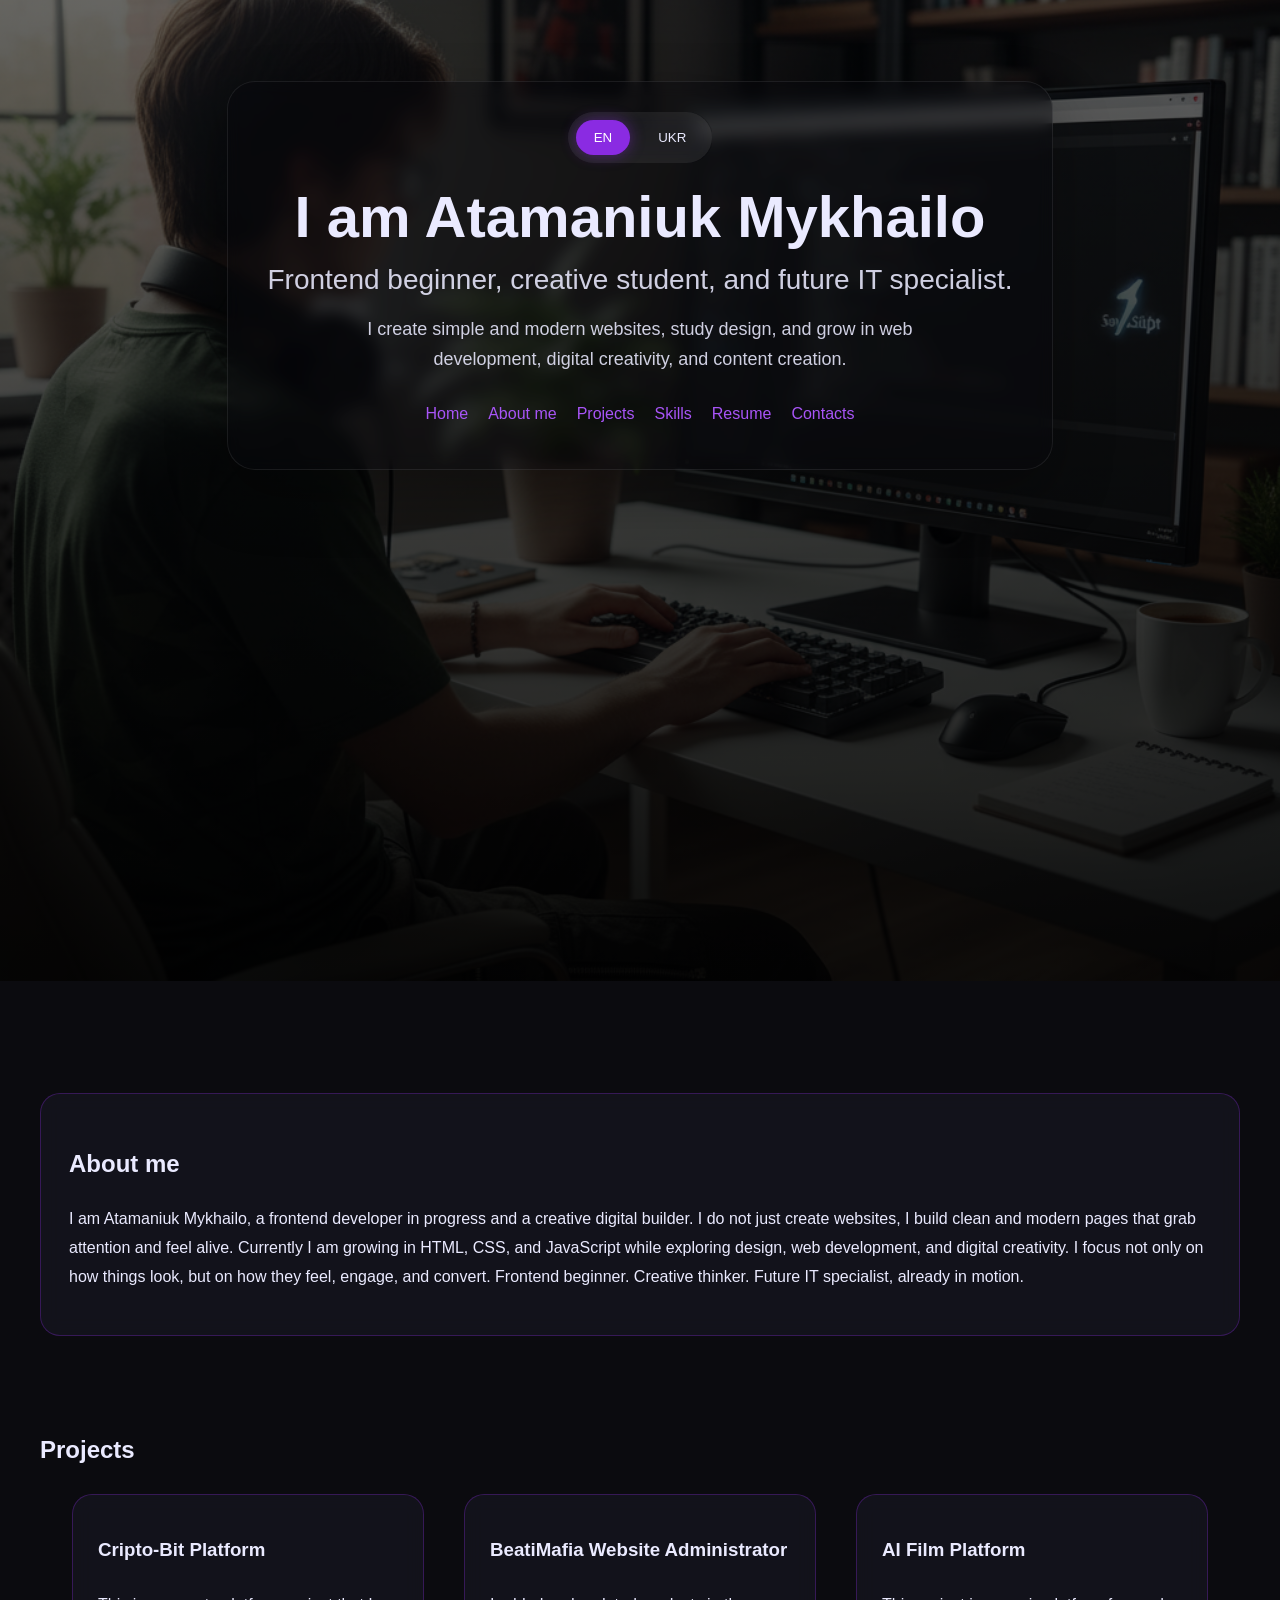
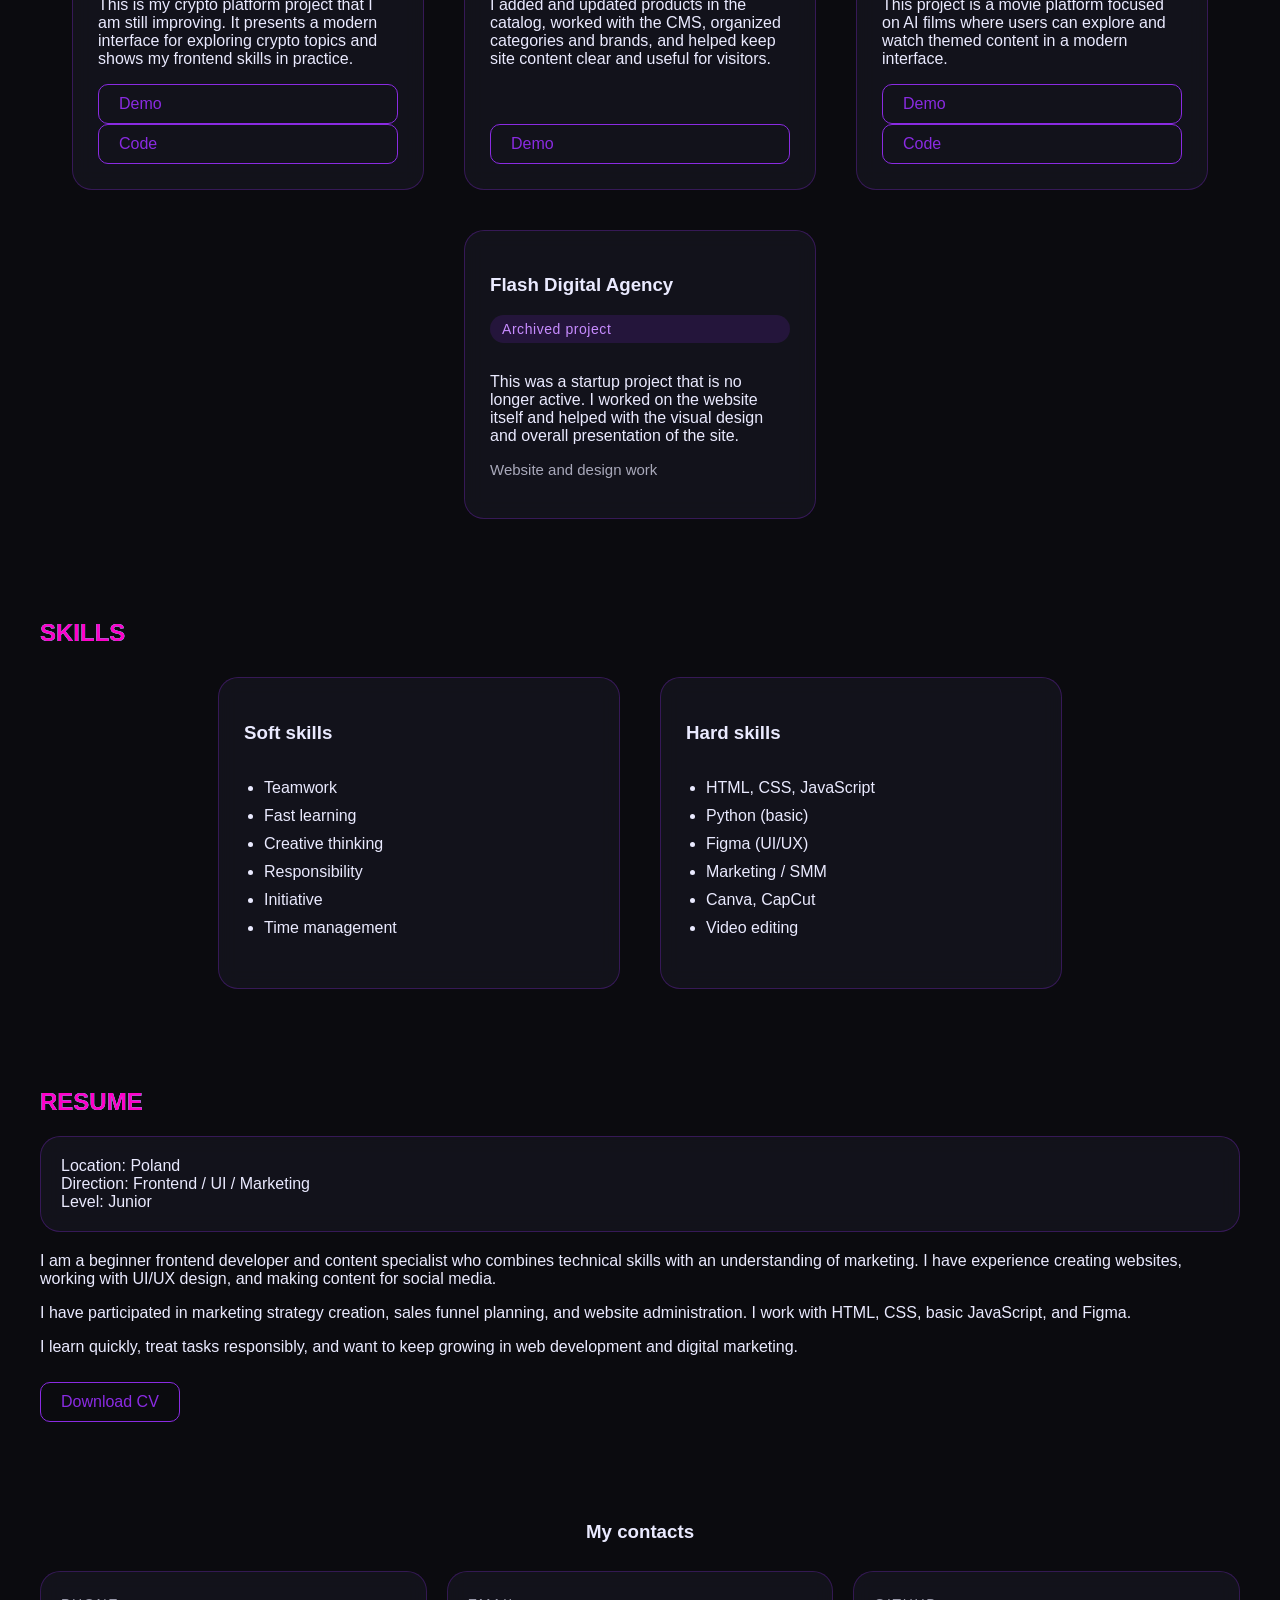
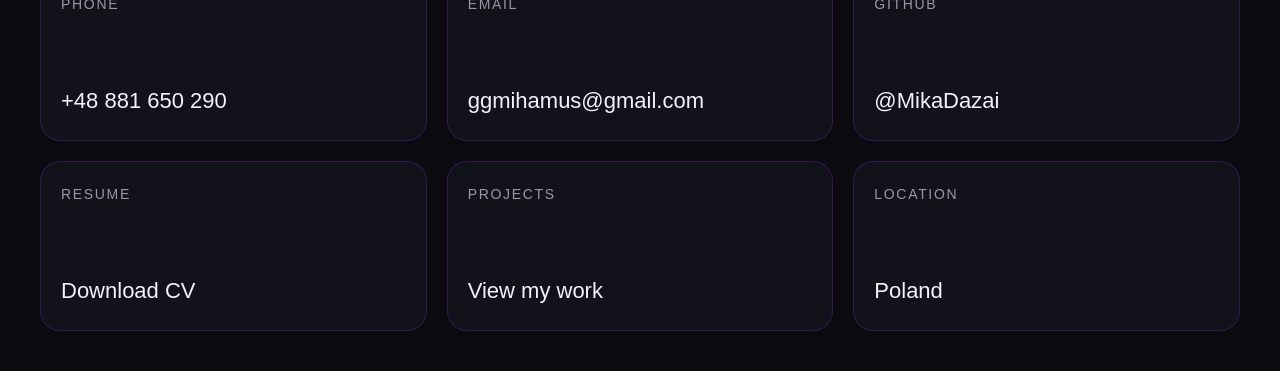
<file: index.html>
<!doctype html>
<html lang="en">
  <head>
    <meta charset="UTF-8" />
    <meta name="viewport" content="width=device-width, initial-scale=1.0" />
    <link rel="stylesheet" type="text/css" href="ff.css" />
    <link
      rel="shortcut icon"
      href="РЎРЅРёРјРѕРє_СЌРєСЂР°РЅР°_2026-02-28_162939-removebg-preview.png"
      type="image/x-icon"
    />
    <title>Portfolio</title>
  </head>
  <body>
    <section class="hero-image" id="home">
      <div class="hero-text">
        <div class="language-switcher" aria-label="Language switcher">
          <button class="lang-btn active" type="button" data-lang="en">
            EN
          </button>
          <button class="lang-btn" type="button" data-lang="uk">UKR</button>
        </div>
        <h1 data-i18n="heroTitle">I am Atamaniuk Mykhailo</h1>
        <p class="hero-subtitle" data-i18n="heroSubtitle">
          Frontend beginner, creative student, and future IT specialist.
        </p>
        <p class="hero-description" data-i18n="heroDescription">
          I create simple and modern websites, study design, and grow in web
          development, digital creativity, and content creation.
        </p>
        <nav class="navbar">
          <ul class="nav-links">
            <li><a href="#home" data-i18n="navHome">Home</a></li>
            <li><a href="#about" data-i18n="navAbout">About me</a></li>
            <li><a href="#projects" data-i18n="navProjects">Projects</a></li>
            <li><a href="#skills" data-i18n="navSkills">Skills</a></li>
            <li><a href="#resume" data-i18n="navResume">Resume</a></li>
            <li><a href="#contacts" data-i18n="navContacts">Contacts</a></li>
          </ul>
        </nav>
      </div>
    </section>
    <main>
      <section id="about" class="container">
        <div class="hero-content">
          <h2 data-i18n="aboutTitle">About me</h2>
          <p data-i18n="aboutText">
            My name is Atamaniuk Mykhailo, I am 17 years old. I am originally
            from Donetsk, and because of the war I moved to Vyshneve, Kyiv
            region. Now I study in the 11th grade and plan to connect my future
            with IT, design, and web development.
          </p>
        </div>
      </section>
      <section id="projects" class="container">
        <h2 data-i18n="projectsTitle">Projects</h2>
        <div class="container-card">
          <article class="project-card">
            <h3 data-i18n="project1Title">Cripto-Bit Platform</h3>
            <p data-i18n="project1Text">
              This is my crypto platform project that I am still improving. It
              presents a modern interface for exploring crypto topics and shows
              my frontend skills in practice.
            </p>
            <a
              href="https://mikadazai.github.io/Cripto-Bit/"
              class="demo-btn"
              data-i18n="demoBtn"
              >Demo</a
            >
            <a
              href="https://github.com/MikaDazai/Cripto-Bit"
              class="code-btn"
              data-i18n="codeBtn"
              >Code</a
            >
          </article>
          <article class="project-card">
            <h3 data-i18n="project2Title">BeatiMafia Website Administrator</h3>
            <p data-i18n="project2Text">
              I added and updated products in the catalog, worked with the CMS,
              organized categories and brands, and helped keep site content
              clear and useful for visitors.
            </p>
            <a
              href="https://www.beautymafia.ua/"
              class="demo-btn"
              data-i18n="demoBtn"
              >Demo</a
            >
          </article>
          <article class="project-card">
            <h3 data-i18n="project3Title">AI Film Platform</h3>
            <p data-i18n="project3Text">
              This project is a movie platform focused on AI films where users
              can explore and watch themed content in a modern interface.
            </p>
            <a
              href="https://mikadazai.github.io/-platform-film/index.html"
              class="demo-btn"
              data-i18n="demoBtn"
              >Demo</a
            >
            <a
              href="https://github.com/MikaDazai/-platform-film"
              class="code-btn"
              data-i18n="codeBtn"
              >Code</a
            >
          </article>
          <article class="project-card">
            <h3 data-i18n="project4Title">Flash Digital Agency</h3>
            <p class="project-note" data-i18n="project4Status">
              Archived project
            </p>
            <p data-i18n="project4Text">
              This was a startup project that is no longer active. I worked on
              the website itself and helped with the visual design and overall
              presentation of the site.
            </p>
            <p class="project-role" data-i18n="project4Role">
              Website and design work
            </p>
          </article>
        </div>
      </section>
      <section id="skills" class="container">
        <h2 class="glitch" data-i18n="skillsTitle" data-text="Skills">
          Skills
        </h2>
        <div class="skills-container">
          <div class="skill-card">
            <h3 data-i18n="softSkillsTitle">Soft skills</h3>
            <ul>
              <li data-i18n="softSkill1">Teamwork</li>
              <li data-i18n="softSkill2">Fast learning</li>
              <li data-i18n="softSkill3">Creative thinking</li>
              <li data-i18n="softSkill4">Responsibility</li>
              <li data-i18n="softSkill5">Initiative</li>
              <li data-i18n="softSkill6">Time management</li>
            </ul>
          </div>
          <div class="skill-card">
            <h3 data-i18n="hardSkillsTitle">Hard skills</h3>
            <ul>
              <li>HTML, CSS, JavaScript</li>
              <li data-i18n="hardSkill2">Python (basic)</li>
              <li>Figma (UI/UX)</li>
              <li data-i18n="hardSkill4">Marketing / SMM</li>
              <li>Canva, CapCut</li>
              <li data-i18n="hardSkill6">Video editing</li>
            </ul>
          </div>
        </div>
      </section>
      <section id="resume" class="container">
        <h2 class="glitch" data-i18n="resumeTitle" data-text="Resume">
          Resume
        </h2>
        <ul class="resume-info">
          <li data-i18n="resumeLocation">Location: Poland</li>
          <li data-i18n="resumeDirection">
            Direction: Frontend / UI / Marketing
          </li>
          <li data-i18n="resumeLevel">Level: Junior</li>
        </ul>
        <p data-i18n="resumeText1">
          I am a beginner frontend developer and content specialist who combines
          technical skills with an understanding of marketing. I have experience
          creating websites, working with UI/UX design, and making content for
          social media.
        </p>
        <p data-i18n="resumeText2">
          I have participated in marketing strategy creation, sales funnel
          planning, and website administration. I work with HTML, CSS, basic
          JavaScript, and Figma.
        </p>
        <p data-i18n="resumeText3">
          I learn quickly, treat tasks responsibly, and want to keep growing in
          web development and digital marketing.
        </p>
        <a href="resume.pdf" download class="demo-btn" data-i18n="downloadCv"
          >Download CV</a
        >
      </section>
    </main>
    <footer id="contacts" class="container">
      <h3 data-i18n="contactsTitle">My contacts</h3>
      <div class="contacts-grid">
        <a class="contact-card" href="tel:+48881650290">
          <span class="contact-label" data-i18n="contactPhoneLabel">Phone</span>
          <span class="contact-value">+48 881 650 290</span>
        </a>
        <a class="contact-card" href="mailto:ggmihamus@gmail.com">
          <span class="contact-label" data-i18n="contactEmailLabel">Email</span>
          <span class="contact-value">ggmihamus@gmail.com</span>
        </a>
        <a class="contact-card" href="https://github.com/MikaDazai">
          <span class="contact-label">GitHub</span>
          <span class="contact-value">@MikaDazai</span>
        </a>
        <a class="contact-card" href="resume.pdf" download>
          <span class="contact-label" data-i18n="contactCvLabel">Resume</span>
          <span class="contact-value" data-i18n="contactCvValue"
            >Download CV</span
          >
        </a>
        <a class="contact-card" href="#projects">
          <span class="contact-label" data-i18n="contactProjectsLabel"
            >Projects</span
          >
          <span class="contact-value" data-i18n="contactProjectsValue"
            >View my work</span
          >
        </a>
        <div class="contact-card contact-card-static">
          <span class="contact-label" data-i18n="contactLocationLabel"
            >Location</span
          >
          <span class="contact-value" data-i18n="contactLocationValue"
            >Poland</span
          >
        </div>
      </div>
    </footer>
    <script src="script.js"></script>
  </body>
</html>
</file>
<file: ff.css>
body,
html {
    margin: 0;
    padding: 0;
    font-family: 'Segoe UI', sans-serif;
    background: #0b0b0f;
    color: #eaeaff;
    scroll-behavior: smooth;
}

main {
    padding-top: 72px;
}

.container {
    max-width: 1200px;
    margin: auto;
    padding: 40px 20px;
}

.hero-image {
    background-image: linear-gradient(rgba(0, 0, 0, 0.6), rgba(0, 0, 0, 0.9)), url("image-ab6693ff-1a2e-4477-876b-b737caa1d18d.png");
    height: 100vh;
    background-position: center;
    background-size: cover;
    position: relative;
    display: flex;
    align-items: flex-start;
    justify-content: center;
    padding-top: 9vh;
}

.hero-text {
    text-align: center;
    position: relative;
    width: min(88%, 760px);
    padding: 30px 32px;
    border-radius: 28px;
    background: rgba(8, 8, 14, 0.42);
    border: 1px solid rgba(255, 255, 255, 0.08);
    backdrop-filter: blur(8px);
    box-shadow: 0 25px 60px rgba(0, 0, 0, 0.32);
}

.language-switcher {
    display: inline-flex;
    gap: 10px;
    margin-bottom: 24px;
    padding: 8px;
    border-radius: 999px;
    background: rgba(255, 255, 255, 0.08);
    backdrop-filter: blur(10px);
}

.lang-btn {
    border: 0;
    border-radius: 999px;
    padding: 10px 18px;
    background: transparent;
    color: #eaeaff;
    cursor: pointer;
    transition: 0.3s;
}

.lang-btn.active,
.lang-btn:hover {
    background: #8a2be2;
    color: #ffffff;
    box-shadow: 0 0 15px rgba(138, 43, 226, 0.45);
}

.hero-text h1 {
    font-size: 58px;
    line-height: 1.05;
    margin: 0 0 16px;
}

.hero-text p {
    opacity: 0.88;
    margin-left: auto;
    margin-right: auto;
}

.hero-subtitle {
    font-size: 28px;
    margin-top: 0;
    margin-bottom: 18px;
}

.hero-description {
    max-width: 640px;
    margin: 0 auto;
    font-size: 18px;
    line-height: 1.7;
}

.nav-links {
    display: flex;
    justify-content: center;
    flex-wrap: wrap;
    gap: 20px;
    list-style: none;
    padding: 0;
    margin-top: 30px;
}

.nav-links a {
    color: #a855f7;
    text-decoration: none;
    transition: 0.3s;
}

.nav-links a:hover {
    color: #00fff9;
    text-shadow: 0 0 10px #00fff9;
}

.hero-content,
.resume-info,
.project-card,
.skill-card {
    background: rgba(20, 20, 30, 0.8);
    border-radius: 20px;
    border: 1px solid rgba(138, 43, 226, 0.3);
    backdrop-filter: blur(10px);
}

.hero-content {
    padding: 28px;
    line-height: 1.8;
}

.container-card {
    display: flex;
    justify-content: center;
    gap: 40px;
    margin-top: 30px;
    align-items: stretch;
    flex-wrap: wrap;
}

.project-card {
    width: 300px;
    padding: 25px;
    display: flex;
    flex-direction: column;
    transition: 0.3s;
}

.project-card:hover,
.skill-card:hover {
    transform: translateY(-10px) scale(1.02);
    box-shadow:
        0 0 20px rgba(138, 43, 226, 0.6),
        0 0 40px rgba(0, 191, 255, 0.4);
}

.project-card a {
    margin-top: auto;
}

.project-note {
    display: inline-block;
    margin: 0 0 14px;
    padding: 6px 12px;
    border-radius: 999px;
    background: rgba(138, 43, 226, 0.16);
    color: #c78cff;
    font-size: 14px;
    letter-spacing: 0.04em;
}

.project-role {
    margin-top: auto;
    color: rgba(234, 234, 255, 0.7);
    font-size: 15px;
}

.skills-container {
    display: flex;
    gap: 40px;
    margin-top: 30px;
    justify-content: center;
    align-items: stretch;
    flex-wrap: wrap;
}

.skill-card {
    width: 350px;
    padding: 25px;
    display: flex;
    flex-direction: column;
    transition: 0.3s;
}

.skill-card ul {
    padding-left: 20px;
}

.skill-card li {
    margin-bottom: 10px;
}

.demo-btn,
.code-btn {
    display: inline-block;
    padding: 10px 20px;
    margin-top: 10px;
    border: 1px solid #8a2be2;
    color: #8a2be2;
    border-radius: 10px;
    text-decoration: none;
    transition: 0.3s;
}

.demo-btn:hover,
.code-btn:hover {
    background: #8a2be2;
    color: white;
    box-shadow: 0 0 15px #8a2be2;
}

.glitch {
    position: relative;
    font-weight: bold;
    text-transform: uppercase;
}

.glitch::before,
.glitch::after {
    content: attr(data-text);
    position: absolute;
    left: 0;
    width: 100%;
}

.glitch::before {
    color: #00fff9;
    animation: glitchTop 1s infinite linear alternate-reverse;
}

.glitch::after {
    color: #ff00c8;
    animation: glitchBottom 1s infinite linear alternate-reverse;
}

@keyframes glitchTop {
    0% {
        clip-path: inset(0 0 80% 0);
        transform: translate(-2px, -2px);
    }

    50% {
        clip-path: inset(0 0 50% 0);
        transform: translate(2px, 2px);
    }

    100% {
        clip-path: inset(0 0 80% 0);
        transform: translate(-1px, 1px);
    }
}

@keyframes glitchBottom {
    0% {
        clip-path: inset(80% 0 0 0);
        transform: translate(2px, 2px);
    }

    50% {
        clip-path: inset(50% 0 0 0);
        transform: translate(-2px, -2px);
    }

    100% {
        clip-path: inset(80% 0 0 0);
        transform: translate(1px, -1px);
    }
}

.project-card,
.skill-card {
    opacity: 0;
    transform: translateY(30px);
    animation: fadeUp 0.8s ease forwards;
}

@keyframes fadeUp {
    to {
        opacity: 1;
        transform: translateY(0);
    }
}

.resume-info {
    list-style: none;
    padding: 20px;
    margin: 20px 0;
}

footer {
    text-align: center;
    padding-bottom: 40px;
}

.contacts-grid {
    display: grid;
    grid-template-columns: repeat(3, minmax(0, 1fr));
    gap: 20px;
    margin-top: 28px;
}

.contact-card {
    display: flex;
    flex-direction: column;
    justify-content: space-between;
    gap: 10px;
    min-height: 120px;
    padding: 24px 20px;
    text-align: left;
    color: #eaeaff;
    text-decoration: none;
    background: rgba(20, 20, 30, 0.8);
    border: 1px solid rgba(138, 43, 226, 0.28);
    border-radius: 20px;
    backdrop-filter: blur(10px);
    transition: 0.3s;
}

.contact-card:hover {
    transform: translateY(-8px);
    border-color: rgba(0, 255, 249, 0.45);
    box-shadow:
        0 0 20px rgba(138, 43, 226, 0.25),
        0 0 35px rgba(0, 191, 255, 0.18);
}

.contact-card-static:hover {
    transform: none;
}

.contact-label {
    font-size: 14px;
    text-transform: uppercase;
    letter-spacing: 0.12em;
    color: rgba(234, 234, 255, 0.62);
}

.contact-value {
    font-size: 22px;
    line-height: 1.35;
    color: #f4f1ff;
    word-break: break-word;
}

footer a {
    color: #a855f7;
    text-decoration: none;
}

footer a:hover {
    color: #00fff9;
}

@media (max-width: 768px) {
    .container-card,
    .skills-container {
        flex-direction: column;
        align-items: center;
    }

    .hero-image {
        min-height: 100vh;
        height: auto;
        padding: 44px 0;
    }

    .hero-text {
        margin: 0 auto;
        padding: 24px 20px;
    }

    .hero-text h1 {
        font-size: 36px;
    }

    .hero-subtitle {
        font-size: 20px;
    }

    .hero-description {
        font-size: 15px;
    }

    .nav-links {
        gap: 14px;
    }

    .project-card,
    .skill-card {
        width: min(100%, 340px);
    }

    .contacts-grid {
        grid-template-columns: 1fr;
    }

    .contact-card {
        min-height: auto;
        text-align: center;
    }
}
</file>
